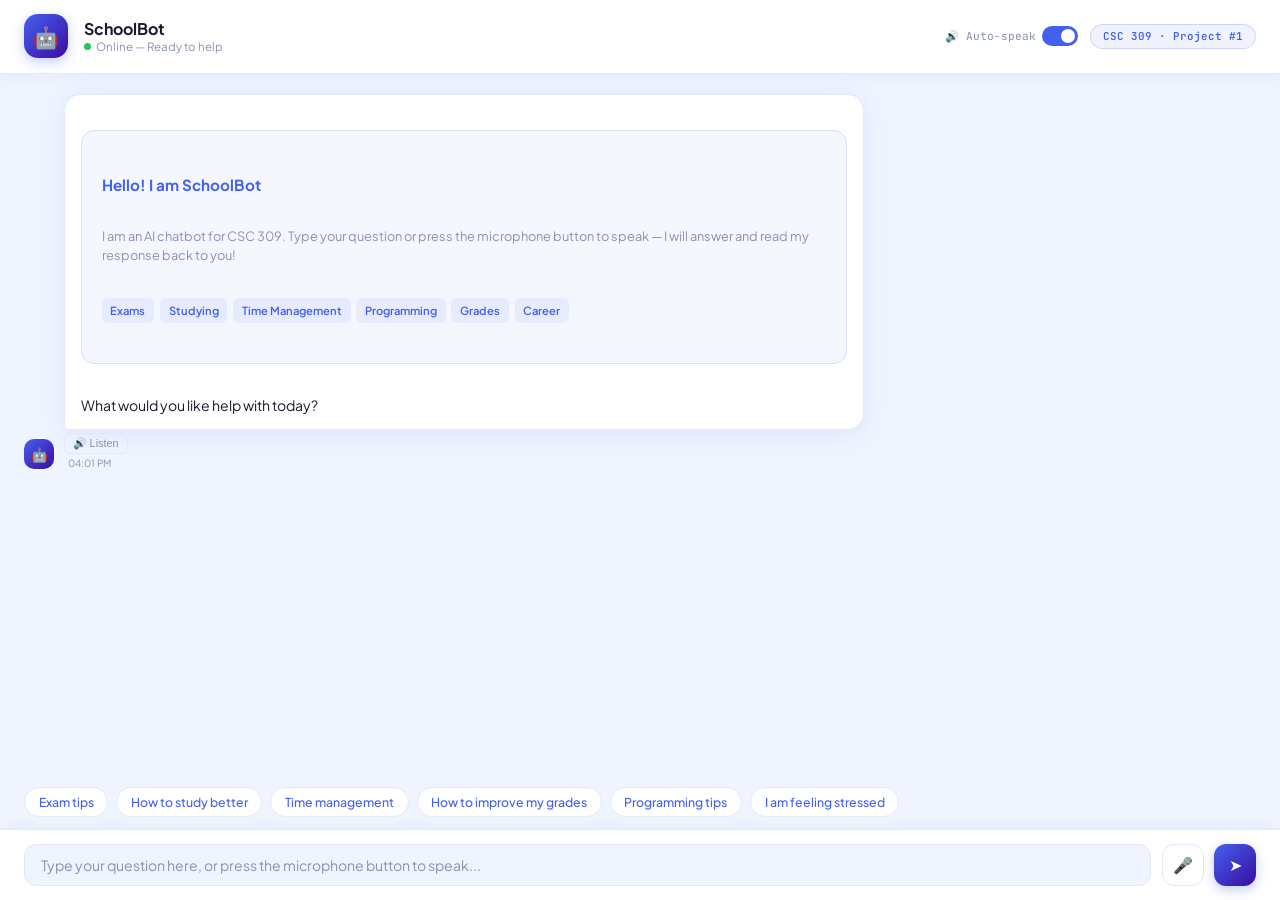
<file: SCHOOL CHATBOT/SCHOOL CHATBOT/templates/index.html>
<!DOCTYPE html>
<html lang="en">
<head>
<meta charset="UTF-8"/>
<meta name="viewport" content="width=device-width, initial-scale=1.0"/>
<title>SchoolBot — CSC 309 AI Chatbot</title>
<link href="https://fonts.googleapis.com/css2?family=Plus+Jakarta+Sans:wght@400;500;600;700;800&family=JetBrains+Mono:wght@400;500&display=swap" rel="stylesheet"/>
<style>
  :root {
    --bg: #f0f4ff; --surface: #fff; --border: #e2e8f8;
    --primary: #4361ee; --primary2: #3a0ca3; --accent: #f72585;
    --text: #1a1a2e; --muted: #8892b0; --red: #ef4444;
    --shadow: 0 4px 24px rgba(67,97,238,0.1);
  }
  *, *::before, *::after { box-sizing: border-box; margin: 0; padding: 0; }
  body { background: var(--bg); font-family: 'Plus Jakarta Sans', sans-serif; height: 100vh; display: flex; flex-direction: column; overflow: hidden; }
  header { background: var(--surface); border-bottom: 1px solid var(--border); padding: 0.9rem 1.5rem; display: flex; align-items: center; gap: 1rem; box-shadow: 0 2px 12px rgba(67,97,238,0.07); z-index: 10; flex-shrink: 0; }
  .bot-avatar { width: 44px; height: 44px; border-radius: 14px; flex-shrink: 0; background: linear-gradient(135deg, var(--primary), var(--primary2)); display: flex; align-items: center; justify-content: center; font-size: 1.3rem; box-shadow: 0 4px 12px rgba(67,97,238,0.3); }
  .bot-info h1 { font-size: 1rem; font-weight: 700; color: var(--text); }
  .bot-info p  { font-size: 0.72rem; color: var(--muted); display: flex; align-items: center; gap: 0.3rem; }
  .dot-green { width: 7px; height: 7px; border-radius: 50%; background: #22c55e; animation: blink 2s infinite; }
  @keyframes blink { 0%,100%{opacity:1;} 50%{opacity:0.3;} }
  .header-right { margin-left: auto; display: flex; align-items: center; gap: 0.75rem; }
  .toggle-wrap { display: flex; align-items: center; gap: 0.4rem; }
  .toggle-label { font-size: 0.7rem; color: var(--muted); font-family: 'JetBrains Mono', monospace; }
  .switch { position: relative; width: 36px; height: 20px; }
  .switch input { opacity: 0; width: 0; height: 0; }
  .slider { position: absolute; cursor: pointer; inset: 0; background: var(--border); border-radius: 20px; transition: .3s; }
  .slider::before { content:''; position:absolute; width:14px; height:14px; border-radius:50%; background:#fff; left:3px; top:3px; transition:.3s; }
  input:checked + .slider { background: var(--primary); }
  input:checked + .slider::before { transform: translateX(16px); }
  .badge { font-size: 0.68rem; font-weight: 600; padding: 0.3rem 0.75rem; border-radius: 20px; font-family: 'JetBrains Mono', monospace; color: var(--primary); background: rgba(67,97,238,0.08); border: 1px solid rgba(67,97,238,0.2); }
  #chat { flex: 1; overflow-y: auto; padding: 1.25rem 1.5rem; display: flex; flex-direction: column; gap: 1rem; scroll-behavior: smooth; }
  #chat::-webkit-scrollbar { width: 4px; }
  #chat::-webkit-scrollbar-thumb { background: var(--border); border-radius: 99px; }
  .msg-row { display: flex; gap: 0.6rem; align-items: flex-end; animation: popin .3s ease; }
  .msg-row.user { flex-direction: row-reverse; }
  @keyframes popin { from{opacity:0;transform:translateY(10px);} to{opacity:1;transform:translateY(0);} }
  .avatar { width: 30px; height: 30px; border-radius: 10px; flex-shrink: 0; display: flex; align-items: center; justify-content: center; font-size: 0.85rem; }
  .bot  .avatar { background: linear-gradient(135deg, var(--primary), var(--primary2)); }
  .user .avatar { background: linear-gradient(135deg, var(--accent), #b5179e); }
  .msg-content { display: flex; flex-direction: column; gap: 0.2rem; max-width: 65%; }
  .user .msg-content { align-items: flex-end; }
  .bubble { padding: 0.75rem 1rem; border-radius: 16px; font-size: 0.88rem; line-height: 1.65; white-space: pre-line; word-break: break-word; }
  .bot  .bubble { background: #fff; color: var(--text); border: 1px solid var(--border); border-bottom-left-radius: 4px; box-shadow: var(--shadow); }
  .user .bubble { background: linear-gradient(135deg, var(--primary), var(--primary2)); color: #fff; border-bottom-right-radius: 4px; }
  .ts { font-size: 0.62rem; color: var(--muted); padding: 0 0.25rem; }
  .listen-btn { align-self: flex-start; border: 1px solid var(--border); background: none; border-radius: 6px; padding: 0.18rem 0.5rem; font-size: 0.68rem; color: var(--muted); cursor: pointer; display: flex; align-items: center; gap: 0.3rem; transition: all .2s; }
  .listen-btn:hover { border-color: var(--primary); color: var(--primary); }
  .listen-btn.on { border-color: var(--red); color: var(--red); }
  .typing { display: flex; gap: 5px; align-items: center; padding: 0.85rem 1rem; background: #fff; border: 1px solid var(--border); border-radius: 16px; border-bottom-left-radius: 4px; box-shadow: var(--shadow); }
  .typing span { width: 7px; height: 7px; border-radius: 50%; background: var(--muted); animation: bounce 1.2s infinite; }
  .typing span:nth-child(2){animation-delay:.2s;} .typing span:nth-child(3){animation-delay:.4s;}
  @keyframes bounce { 0%,60%,100%{transform:translateY(0);} 30%{transform:translateY(-6px);} }
  .welcome { background: rgba(67,97,238,0.05); border: 1px solid rgba(67,97,238,0.15); border-radius: 14px; padding: 1.1rem 1.25rem; margin-bottom: 0.4rem; }
  .welcome h2 { font-size: 0.95rem; font-weight: 700; color: var(--primary); margin-bottom: 0.4rem; }
  .welcome p  { font-size: 0.8rem; color: var(--muted); line-height: 1.5; }
  .chips { display: flex; flex-wrap: wrap; gap: 0.35rem; margin-top: 0.6rem; }
  .chip { background: rgba(67,97,238,0.08); color: var(--primary); border-radius: 6px; padding: 0.2rem 0.55rem; font-size: 0.7rem; font-weight: 600; }
  #sugg { display: flex; flex-wrap: wrap; gap: 0.5rem; padding: 0 1.5rem 0.75rem; flex-shrink: 0; }
  .sugg-btn { cursor: pointer; background: var(--surface); border: 1px solid var(--border); border-radius: 20px; padding: 0.38rem 0.85rem; font-size: 0.77rem; font-weight: 500; color: var(--primary); transition: all .18s; white-space: nowrap; font-family: 'Plus Jakarta Sans', sans-serif; }
  .sugg-btn:hover { background: var(--primary); color: #fff; border-color: var(--primary); transform: translateY(-1px); }
  #micBar { display: none; text-align: center; font-size: 0.74rem; font-weight: 600; color: var(--red); padding: 0.28rem; background: rgba(239,68,68,0.06); border-top: 1px solid rgba(239,68,68,0.12); flex-shrink: 0; }
  .input-bar { background: var(--surface); border-top: 1px solid var(--border); padding: 0.85rem 1.5rem; display: flex; gap: 0.65rem; align-items: center; box-shadow: 0 -2px 10px rgba(67,97,238,0.05); flex-shrink: 0; }
  #txt { flex: 1; background: var(--bg); border: 1.5px solid var(--border); border-radius: 12px; padding: 0.7rem 1rem; font-family: 'Plus Jakarta Sans', sans-serif; font-size: 0.88rem; color: var(--text); outline: none; resize: none; max-height: 110px; overflow-y: auto; transition: border-color .2s; }
  #txt:focus { border-color: var(--primary); box-shadow: 0 0 0 3px rgba(67,97,238,0.1); }
  #txt::placeholder { color: var(--muted); }
  .icon-btn { width: 42px; height: 42px; border-radius: 12px; border: none; cursor: pointer; display: flex; align-items: center; justify-content: center; font-size: 1rem; flex-shrink: 0; transition: all .2s; }
  #micBtn { background: var(--surface); border: 1.5px solid var(--border); color: var(--muted); }
  #micBtn:hover { border-color: var(--primary); color: var(--primary); }
  #micBtn.rec { background: var(--red); border-color: var(--red); color: #fff; animation: mpulse 1s infinite; }
  @keyframes mpulse { 0%,100%{box-shadow:0 0 0 0 rgba(239,68,68,.4);} 50%{box-shadow:0 0 0 8px rgba(239,68,68,0);} }
  #sendBtn { background: linear-gradient(135deg,var(--primary),var(--primary2)); color: #fff; box-shadow: 0 4px 12px rgba(67,97,238,.3); }
  #sendBtn:hover { transform: translateY(-1px) scale(1.05); }
  #sendBtn:active { transform: scale(.95); }
</style>
</head>
<body>

<header>
  <div class="bot-avatar">🤖</div>
  <div class="bot-info">
    <h1>SchoolBot</h1>
    <p><span class="dot-green"></span> Online — Ready to help</p>
  </div>
  <div class="header-right">
    <div class="toggle-wrap">
      <span class="toggle-label">🔊 Auto-speak</span>
      <label class="switch"><input type="checkbox" id="autoSpeak" checked/><span class="slider"></span></label>
    </div>
    <div class="badge">CSC 309 · Project #1</div>
  </div>
</header>

<div id="chat">
  <div class="msg-row bot">
    <div class="avatar">🤖</div>
    <div class="msg-content">
      <div class="bubble">
        <div class="welcome">
          <h2>Hello! I am SchoolBot</h2>
          <p>I am an AI chatbot for CSC 309. Type your question or press the microphone button to speak — I will answer and read my response back to you!</p>
          <div class="chips">
            <span class="chip">Exams</span>
            <span class="chip">Studying</span>
            <span class="chip">Time Management</span>
            <span class="chip">Programming</span>
            <span class="chip">Grades</span>
            <span class="chip">Career</span>
          </div>
        </div>
        What would you like help with today?
      </div>
      <button class="listen-btn" onclick="speak(this, 'Hello! I am SchoolBot, your academic assistant. What would you like help with today?')">🔊 Listen</button>
      <div class="ts" id="wts"></div>
    </div>
  </div>
</div>

<div id="sugg">
  <button class="sugg-btn" onclick="pick(this)">Exam tips</button>
  <button class="sugg-btn" onclick="pick(this)">How to study better</button>
  <button class="sugg-btn" onclick="pick(this)">Time management</button>
  <button class="sugg-btn" onclick="pick(this)">How to improve my grades</button>
  <button class="sugg-btn" onclick="pick(this)">Programming tips</button>
  <button class="sugg-btn" onclick="pick(this)">I am feeling stressed</button>
</div>

<div id="micBar">Listening — please speak your question now</div>

<div class="input-bar">
  <textarea id="txt" rows="1" placeholder="Type your question here, or press the microphone button to speak..."></textarea>
  <button class="icon-btn" id="micBtn" onclick="toggleMic()" title="Click to speak">🎤</button>
  <button class="icon-btn" id="sendBtn" onclick="send()">➤</button>
</div>

<script>
  document.getElementById('wts').textContent = hm();

  function hm() {
    return new Date().toLocaleTimeString([], { hour: '2-digit', minute: '2-digit' });
  }

  /* ── VOICE SETUP ── */
  let voices = [];
  function loadVoices() {
    voices = window.speechSynthesis.getVoices();
  }
  loadVoices();
  window.speechSynthesis.onvoiceschanged = loadVoices;

  function getBestVoice() {
    // Priority order: Google UK English Female > Google US English > Microsoft voices > any English
    const priority = [
      'Google UK English Female',
      'Google UK English Male',
      'Google US English',
      'Microsoft Zira',
      'Microsoft David',
      'Samantha',
      'Daniel',
      'Karen',
    ];
    for (const name of priority) {
      const v = voices.find(x => x.name === name);
      if (v) return v;
    }
    // Fallback: any English voice
    return voices.find(x => x.lang && x.lang.startsWith('en')) || null;
  }

  function cleanForSpeech(text) {
    return text
      .replace(/[^\x00-\x7F]/g, '')   // remove non-ASCII (emojis etc)
      .replace(/\*/g, '')              // remove asterisks
      .replace(/#+/g, '')              // remove hashes
      .replace(/\n+/g, '. ')          // newlines become pauses
      .replace(/\s{2,}/g, ' ')        // collapse spaces
      .trim();
  }

  function speak(btn, text) {
    if (speechSynthesis.speaking) {
      speechSynthesis.cancel();
      if (btn) { btn.textContent = '🔊 Listen'; btn.classList.remove('on'); }
      return;
    }
    const clean = cleanForSpeech(text);
    if (!clean) return;

    const utt   = new SpeechSynthesisUtterance(clean);
    utt.lang    = 'en-GB';   // British English — clearer pronunciation
    utt.rate    = 0.88;      // slightly slower = clearer
    utt.pitch   = 1.0;       // natural pitch
    utt.volume  = 1.0;

    const best = getBestVoice();
    if (best) utt.voice = best;

    if (btn) { btn.textContent = '⏹ Stop'; btn.classList.add('on'); }
    utt.onend  = () => { if (btn) { btn.textContent = '🔊 Listen'; btn.classList.remove('on'); } };
    utt.onerror = () => { if (btn) { btn.textContent = '🔊 Listen'; btn.classList.remove('on'); } };

    // Chrome bug fix — cancel and re-speak if it stalls
    speechSynthesis.cancel();
    setTimeout(() => speechSynthesis.speak(utt), 50);
  }

  /* ── SPEECH RECOGNITION ── */
  const SR = window.SpeechRecognition || window.webkitSpeechRecognition;
  let rec = null, recording = false;

  if (SR) {
    rec = new SR();
    rec.lang = 'en-US';
    rec.interimResults = true;
    rec.continuous = false;
    rec.onresult = e => {
      document.getElementById('txt').value =
        Array.from(e.results).map(r => r[0].transcript).join('');
    };
    rec.onend = () => {
      stopMic();
      const t = document.getElementById('txt').value.trim();
      if (t) send();
    };
    rec.onerror = e => {
      stopMic();
      if (e.error !== 'no-speech') addMsg('bot', 'There was a microphone error: ' + e.error + '. Please try typing your question instead.', false);
    };
  }

  function toggleMic() {
    if (!SR) { alert('Please use Google Chrome for voice input support.'); return; }
    recording ? rec.stop() : startMic();
  }
  function startMic() {
    recording = true;
    document.getElementById('micBtn').classList.add('rec');
    document.getElementById('micBtn').textContent = '⏹';
    document.getElementById('micBar').style.display = 'block';
    document.getElementById('txt').value = '';
    rec.start();
  }
  function stopMic() {
    recording = false;
    document.getElementById('micBtn').classList.remove('rec');
    document.getElementById('micBtn').textContent = '🎤';
    document.getElementById('micBar').style.display = 'none';
  }

  /* ── CHAT ── */
  function pick(el) {
    document.getElementById('txt').value = el.textContent.trim();
    send();
  }

  async function send() {
    const inp = document.getElementById('txt');
    const msg = inp.value.trim();
    if (!msg) return;
    inp.value = ''; inp.style.height = 'auto';
    document.getElementById('sugg').style.display = 'none';
    addMsg('user', msg, false);
    const tid = showTyping();
    try {
      const res  = await fetch('/chat', { method: 'POST', headers: { 'Content-Type': 'application/json' }, body: JSON.stringify({ message: msg }) });
      const data = await res.json();
      killTyping(tid);
      addMsg('bot', data.reply || 'I am sorry, I was unable to process your request.', true);
    } catch {
      killTyping(tid);
      addMsg('bot', 'There was a connection error. Please try again.', false);
    }
  }

  function addMsg(role, text, autoSpeak) {
    const chat = document.getElementById('chat');
    const row  = document.createElement('div');
    row.className = 'msg-row ' + role;
    const safe = text.replace(/'/g, "&#39;").replace(/"/g, '&quot;');
    if (role === 'bot') {
      row.innerHTML = `
        <div class="avatar">🤖</div>
        <div class="msg-content">
          <div class="bubble">${text}</div>
          <button class="listen-btn" onclick="speak(this,'${safe}')">🔊 Listen</button>
          <div class="ts">${hm()}</div>
        </div>`;
    } else {
      row.innerHTML = `
        <div class="avatar">🧑</div>
        <div class="msg-content">
          <div class="bubble">${text}</div>
          <div class="ts">${hm()}</div>
        </div>`;
    }
    chat.appendChild(row);
    chat.scrollTop = chat.scrollHeight;
    if (role === 'bot' && autoSpeak && document.getElementById('autoSpeak').checked) {
      setTimeout(() => speak(row.querySelector('.listen-btn'), text), 500);
    }
  }

  function showTyping() {
    const chat = document.getElementById('chat');
    const row  = document.createElement('div');
    const id   = 'typ' + Date.now();
    row.className = 'msg-row bot'; row.id = id;
    row.innerHTML = `<div class="avatar">🤖</div><div class="typing"><span></span><span></span><span></span></div>`;
    chat.appendChild(row); chat.scrollTop = chat.scrollHeight;
    return id;
  }
  function killTyping(id) { const e = document.getElementById(id); if (e) e.remove(); }

  const ta = document.getElementById('txt');
  ta.addEventListener('input', () => { ta.style.height = 'auto'; ta.style.height = Math.min(ta.scrollHeight, 110) + 'px'; });
  ta.addEventListener('keydown', e => { if (e.key === 'Enter' && !e.shiftKey) { e.preventDefault(); send(); } });
</script>
</body>
</html>
</file>
